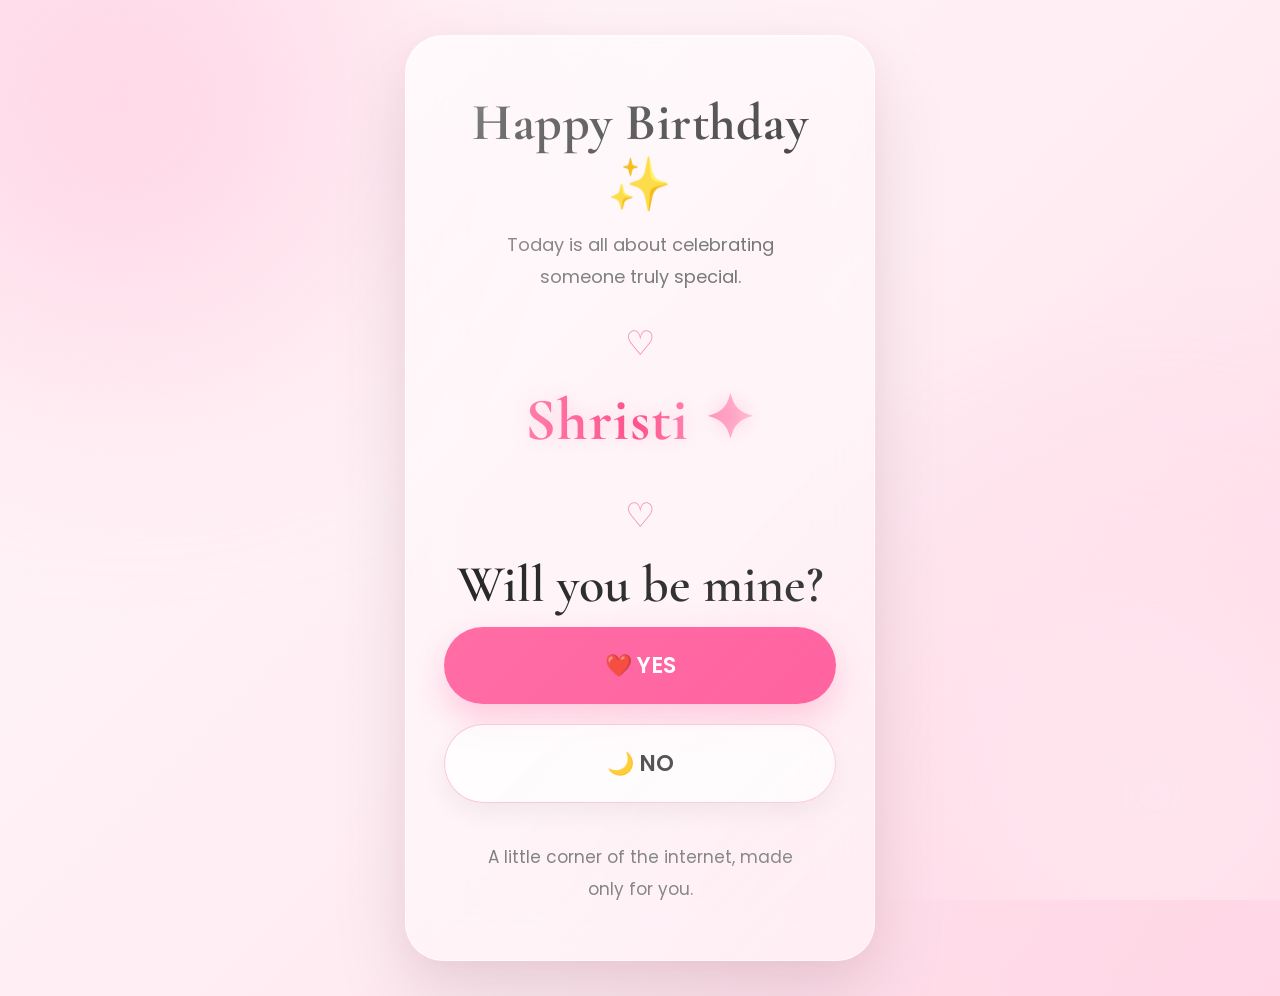
<file: index.html>
<!DOCTYPE html>
<html lang="en">

<head>

<meta charset="UTF-8">
<meta name="viewport" content="width=device-width, initial-scale=1.0">



<link rel="preconnect" href="https://fonts.googleapis.com">
<link rel="preconnect" href="https://fonts.gstatic.com" crossorigin>

<link href="https://fonts.googleapis.com/css2?family=Cormorant+Garamond:wght@500;600;700&family=Poppins:wght@300;400;500;600;700&display=swap" rel="stylesheet">

<link rel="stylesheet" href="style.css">

</head>

<body>

<div class="background"></div>

<div class="hearts"></div>

<main class="hero">

<div class="glass-card">

<div class="birthday-message">

<p class="birthday-title">
Happy Birthday ✨
</p>

<p class="birthday-text">
Today is all about celebrating
someone truly special.
</p>

</div>

<div class="heart">♡</div>

<p class="to">
<span>Shristi ✦</span>
</p>

<div class="heart">♡</div>

<h2>
Will you be mine?
</h2>

<div class="buttons">

<button id="yes">
❤️ YES
</button>

<button id="no">
🌙 NO
</button>
  </div>

<p class="footer-line">
A little corner of the internet,
made only for you.
</p>

</div>

</main>

<script src="script.js"></script>

</body>

</html>
</file>
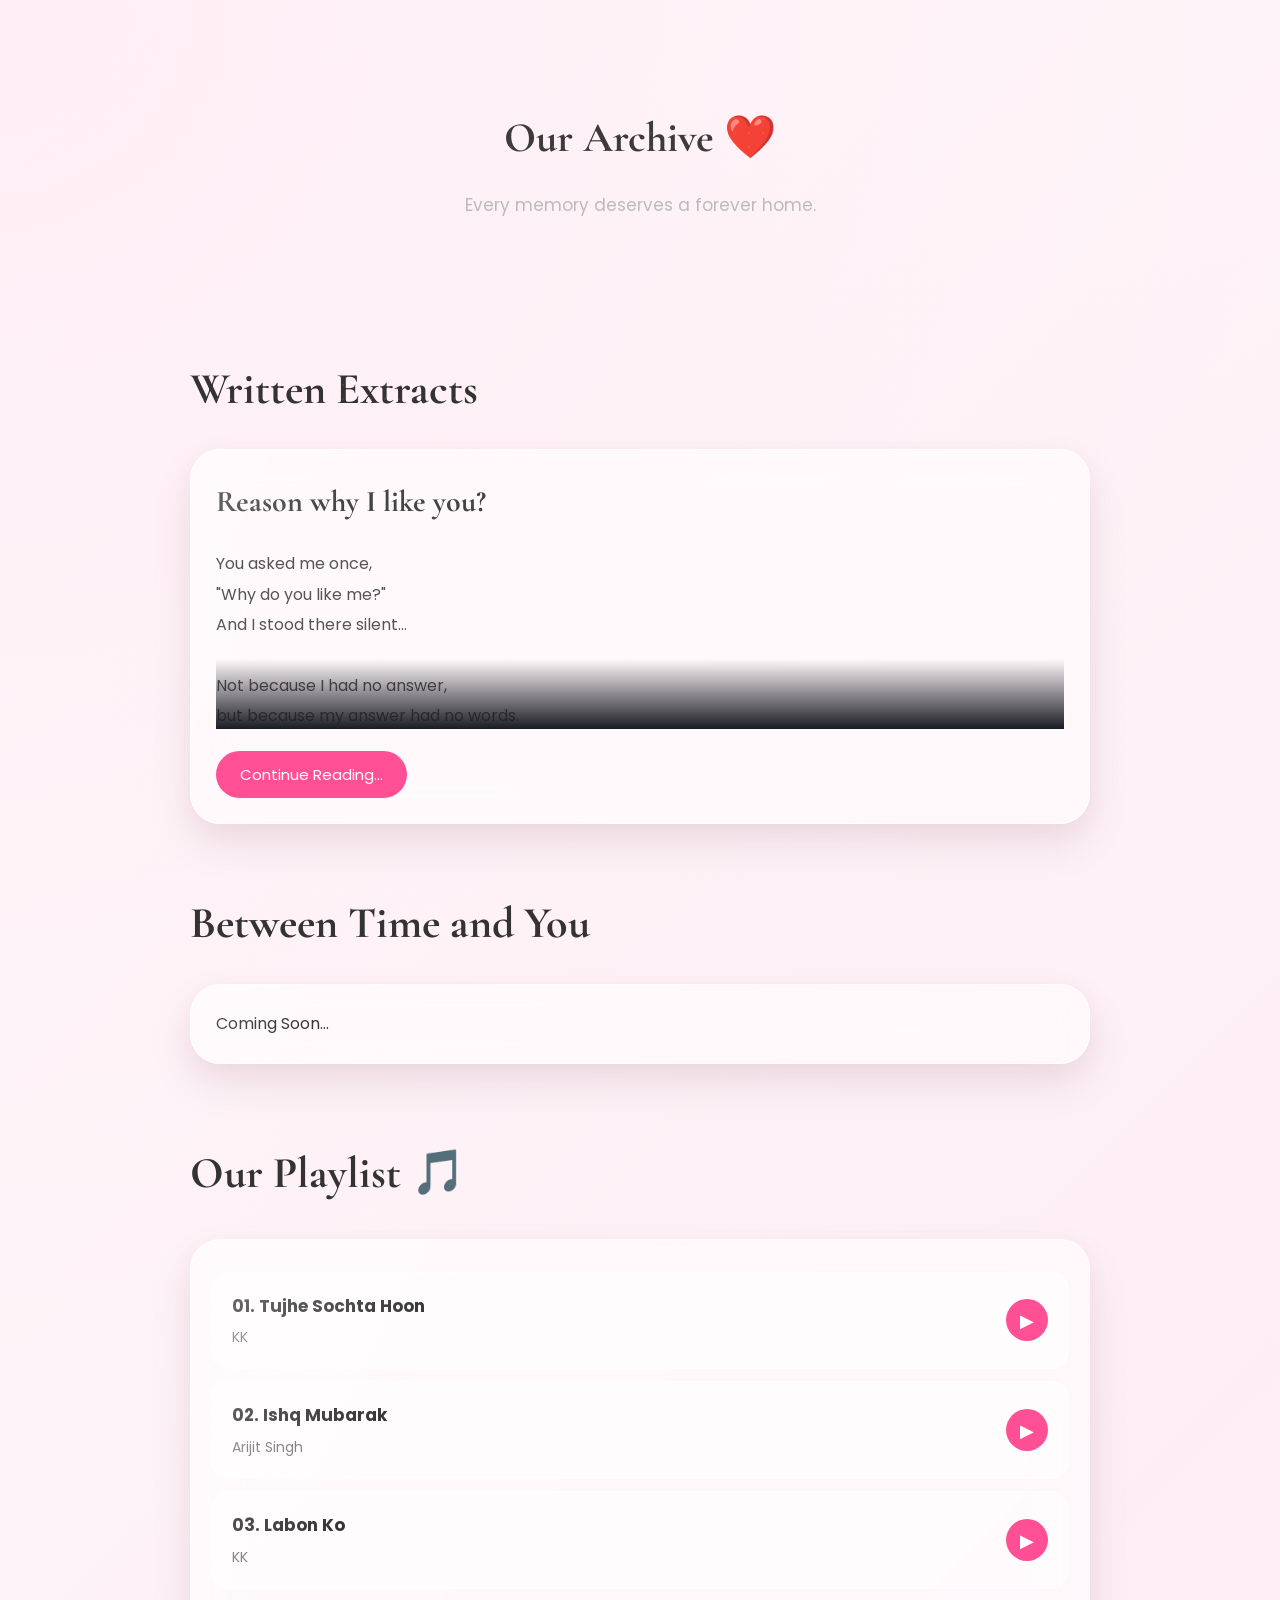
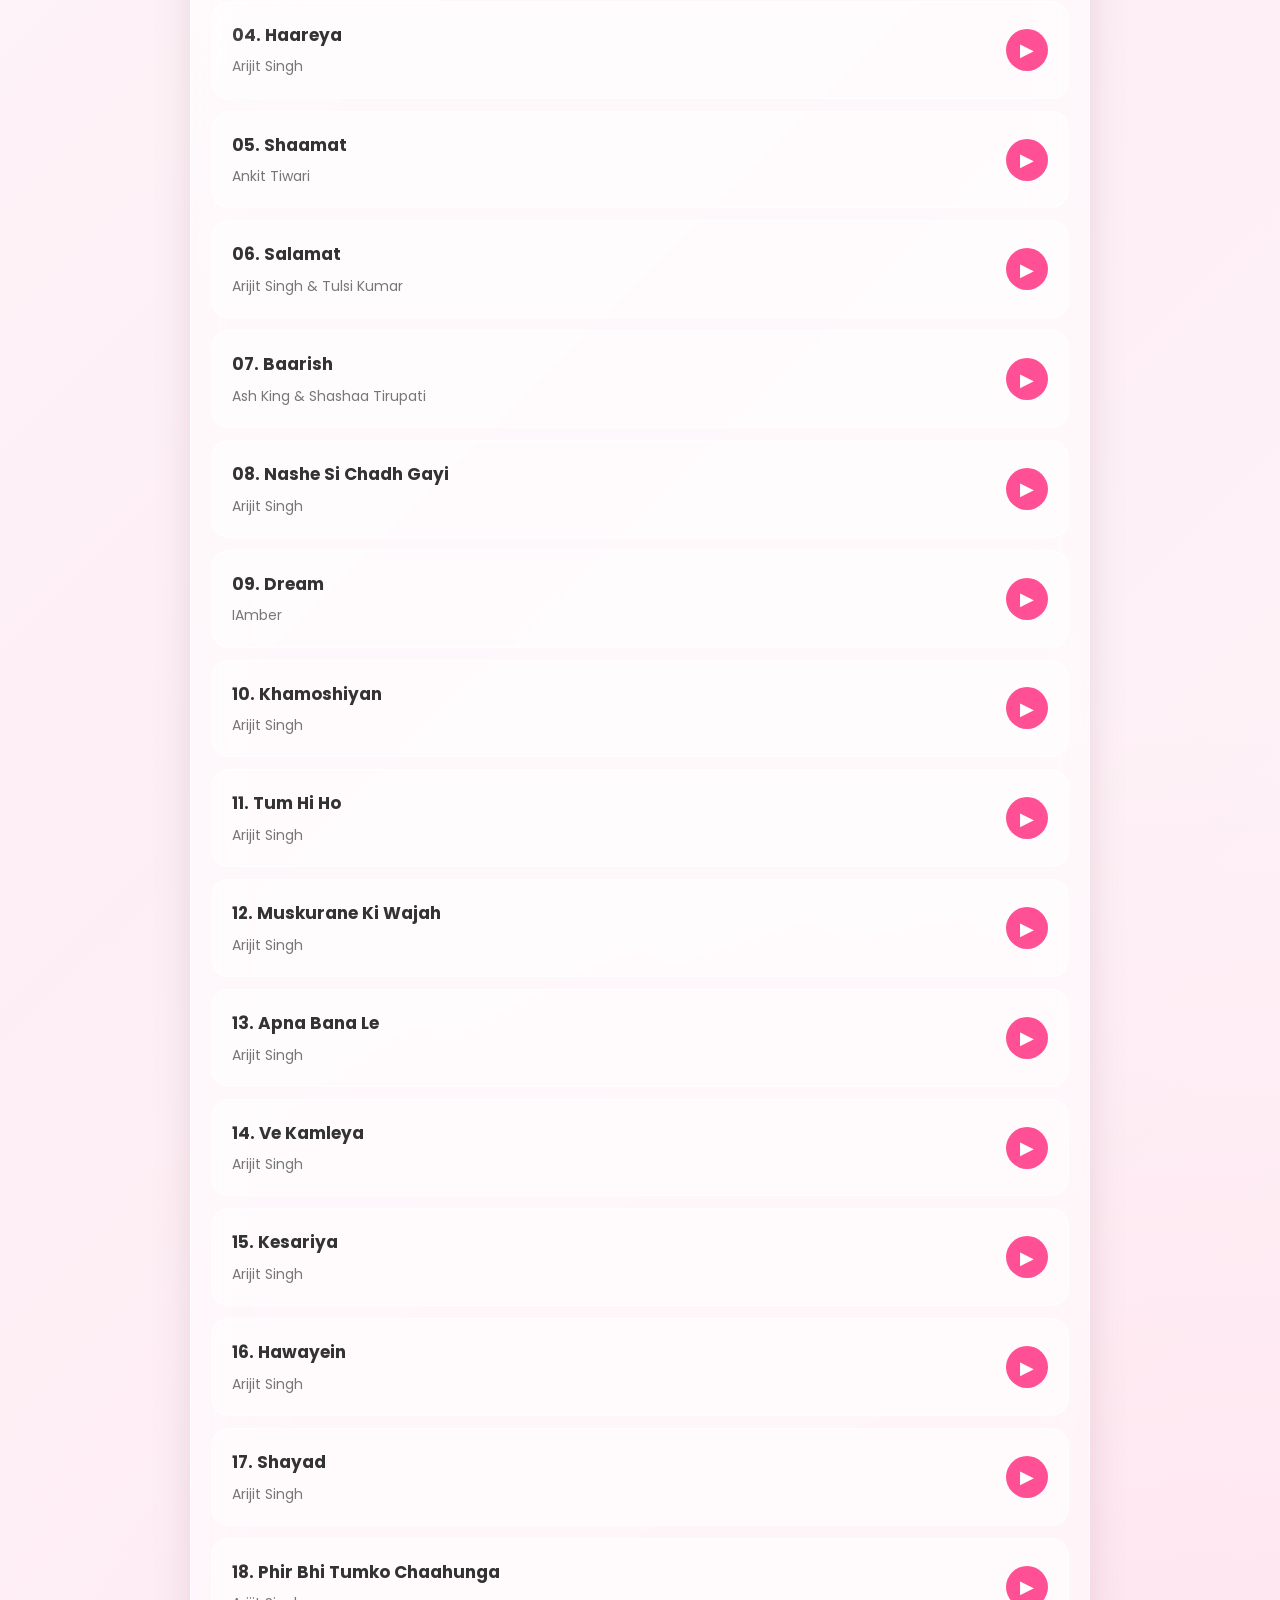
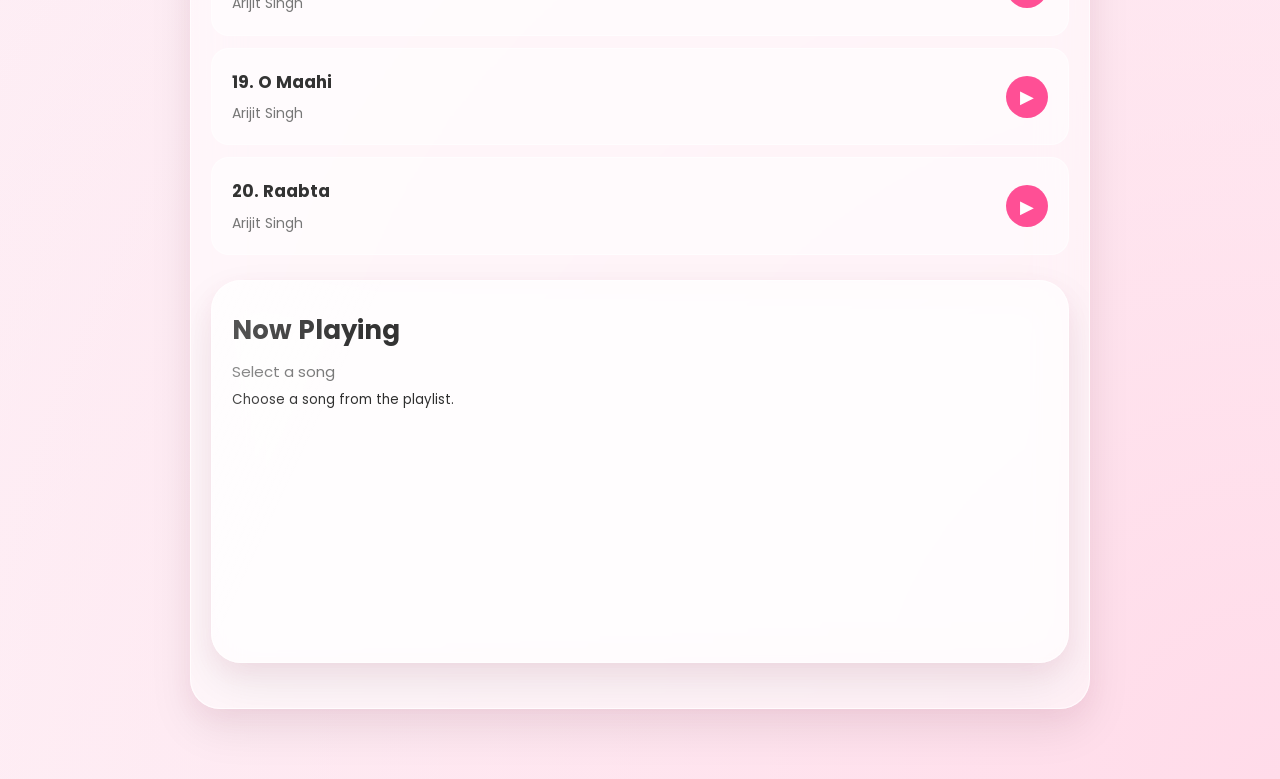
<file: archive.html>
<!DOCTYPE html>
<html lang="en">

<head>
<meta charset="UTF-8">
<meta name="viewport" content="width=device-width, initial-scale=1.0">

<title>Our Archive</title>

<link rel="stylesheet" href="archive.css">

<link rel="preconnect" href="https://fonts.googleapis.com">
<link rel="preconnect" href="https://fonts.gstatic.com" crossorigin>

<link href="https://fonts.googleapis.com/css2?family=Cormorant+Garamond:wght@500;600;700&family=Poppins:wght@300;400;500;600;700&display=swap" rel="stylesheet">

</head>

<body>

<header class="hero">

<h1 class="archive-title">
Our Archive ❤️
</h1>

<p class="archive-subtitle">
Every memory deserves a forever home.
</p>

</header>

<section class="section">

<h2>Written Extracts</h2>

<div class="card glass-card">

<h3>Reason why I like you?</h3>

<div class="poem">

<p>

You asked me once,<br>
"Why do you like me?"<br>
And I stood there silent...<br><br>

Not because I had no answer,<br>
but because my answer had no words.<br><br>

You are not a reason I can explain,<br>
you are a feeling I can't escape.<br><br>

It's strange...<br>
How, in a world so loud,<br>
your presence feels like silence—<br>
not empty,<br>
but peaceful.<br><br>

With you,<br>
I don't try to be better,<br>
I don't try to be different,<br>
I don't try at all...<br>
and still, I feel enough.<br><br>

There's something about you<br>
I can't name—<br>
like a fragrance in the air,<br>
invisible...<br>
yet impossible to ignore.<br><br>

I didn't choose you with logic,<br>
I didn't fall for a reason.<br>
I just...<br>
slowly became yours,<br>
without even realizing when.<br><br>

So if you ask me again,<br>
what I saw in you...<br><br>

I'll still smile and say...<br><br>

I never saw anything.<br>
I just felt everything.

</p>

</div>

<button class="toggle-btn"
onclick="togglePoem(this)">
Continue Reading...
</button>

</div>

</section>

<section class="section">

<h2>Between Time and You</h2>

<div class="card glass-card">

<p>
Coming Soon...
</p>

</div>

</section>

<section class="playlist-section">

<h2>Our Playlist 🎵</h2>

<div class="playlist-card">
        <div class="song" onclick="playSong(this,'VIDEO_ID_1','Tujhe Sochta Hoon','KK')">
    <div class="song-info">
        <h4>01. Tujhe Sochta Hoon</h4>
        <p>KK</p>
    </div>
    <button class="play-btn">▶</button>
        </div>
<div class="song" onclick="playSong(this,'VIDEO_ID_2','Ishq Mubarak','Arijit Singh')">
    <div class="song-info">
        <h4>02. Ishq Mubarak</h4>
        <p>Arijit Singh</p>
    </div>
    <button class="play-btn">▶</button>
</div>

<div class="song" onclick="playSong(this,'VIDEO_ID_3','Labon Ko','KK')">
    <div class="song-info">
        <h4>03. Labon Ko</h4>
        <p>KK</p>
    </div>
    <button class="play-btn">▶</button>
</div>

<div class="song" onclick="playSong(this,'VIDEO_ID_4','Haareya','Arijit Singh')">
    <div class="song-info">
        <h4>04. Haareya</h4>
        <p>Arijit Singh</p>
    </div>
    <button class="play-btn">▶</button>
</div>

<div class="song" onclick="playSong(this,'VIDEO_ID_5','Shaamat','Ankit Tiwari')">
    <div class="song-info">
        <h4>05. Shaamat</h4>
            
        <p>Ankit Tiwari</p>
    </div>
    <button class="play-btn">▶</button>
</div>
        <div class="song" onclick="playSong(this,'VIDEO_ID_6','Salamat','Arijit Singh & Tulsi Kumar')">
    <div class="song-info">
        <h4>06. Salamat</h4>
        <p>Arijit Singh & Tulsi Kumar</p>
    </div>
    <button class="play-btn">▶</button>
</div>

<div class="song" onclick="playSong(this,'VIDEO_ID_7','Baarish','Ash King & Shashaa Tirupati')">
    <div class="song-info">
        <h4>07. Baarish</h4>
        <p>Ash King & Shashaa Tirupati</p>
    </div>
    <button class="play-btn">▶</button>
</div>

<div class="song" onclick="playSong(this,'VIDEO_ID_8','Nashe Si Chadh Gayi','Arijit Singh')">
    <div class="song-info">
        <h4>08. Nashe Si Chadh Gayi</h4>
        <p>Arijit Singh</p>
    </div>
    <button class="play-btn">▶</button>
</div>

<div class="song" onclick="playSong(this,'VIDEO_ID_9','Dream','IAmber')">
    <div class="song-info">
        <h4>09. Dream</h4>
        <p>IAmber</p>
    </div>
    <button class="play-btn">▶</button>
</div>

<div class="song" onclick="playSong(this,'VIDEO_ID_10','Khamoshiyan','Arijit Singh')">
    <div class="song-info">
        <h4>10. Khamoshiyan</h4>
        <p>Arijit Singh</p>
    </div>
    <button class="play-btn">▶</button>
</div>

<div class="song" onclick="playSong(this,'VIDEO_ID_11','Tum Hi Ho','Arijit Singh')">
    <div class="song-info">
        <h4>11. Tum Hi Ho</h4>
        <p>Arijit Singh</p>
    </div>
    <button class="play-btn">▶</button>
</div>

<div class="song" onclick="playSong(this,'VIDEO_ID_12','Muskurane Ki Wajah','Arijit Singh')">
    <div class="song-info">
        <h4>12. Muskurane Ki Wajah</h4>
        <p>Arijit Singh</p>
    </div>
    <button class="play-btn">▶</button>
</div>

<div class="song" onclick="playSong(this,'VIDEO_ID_13','Apna Bana Le','Arijit Singh')">
    <div class="song-info">
        <h4>13. Apna Bana Le</h4>
        <p>Arijit Singh</p>
    </div>
    <button class="play-btn">▶</button>
</div>

<div class="song" onclick="playSong(this,'VIDEO_ID_14','Ve Kamleya','Arijit Singh')">
    <div class="song-info">
        <h4>14. Ve Kamleya</h4>
        <p>Arijit Singh</p>
    </div>
    <button class="play-btn">▶</button>
</div>

<div class="song" onclick="playSong(this,'VIDEO_ID_15','Kesariya','Arijit Singh')">
    <div class="song-info">
        <h4>15. Kesariya</h4>
        <p>Arijit Singh</p>
    </div>
    <button class="play-btn">▶</button>
</div>

<div class="song" onclick="playSong(this,'VIDEO_ID_16','Hawayein','Arijit Singh')">
    <div class="song-info">
        <h4>16. Hawayein</h4>
        <p>Arijit Singh</p>
    </div>
    <button class="play-btn">▶</button>
</div>

<div class="song" onclick="playSong(this,'VIDEO_ID_17','Shayad','Arijit Singh')">
    <div class="song-info">
        <h4>17. Shayad</h4>
        <p>Arijit Singh</p>
    </div>
    <button class="play-btn">▶</button>
</div>

<div class="song" onclick="playSong(this,'VIDEO_ID_18','Phir Bhi Tumko Chaahunga','Arijit Singh')">
    <div class="song-info">
        <h4>18. Phir Bhi Tumko Chaahunga</h4>
        <p>Arijit Singh</p>
    </div>
    <button class="play-btn">▶</button>
</div>

<div class="song" onclick="playSong(this,'VIDEO_ID_19','O Maahi','Arijit Singh')">
    <div class="song-info">
        <h4>19. O Maahi</h4>
        <p>Arijit Singh</p>
    </div>
    <button class="play-btn">▶</button>
</div>

        <div class="song" onclick="playSong(this,'VIDEO_ID_20','Raabta','Arijit Singh')">
    <div class="song-info">
        <h4>20. Raabta</h4>
        <p>Arijit Singh</p>
    </div>
    <button class="play-btn">▶</button>
</div>

<div class="now-playing">

    <h3>Now Playing</h3>

    <p id="songTitle">Select a song</p>

    <small id="artistName">Choose a song from the playlist.</small>

    <iframe
        id="ytplayer"
        width="100%"
        height="220"
        src=""
        frameborder="0"
        allow="autoplay; encrypted-media"
        allowfullscreen>
    </iframe>

</div>

</section>

<script src="archive.js"></script>

</body>
</html>
</file>
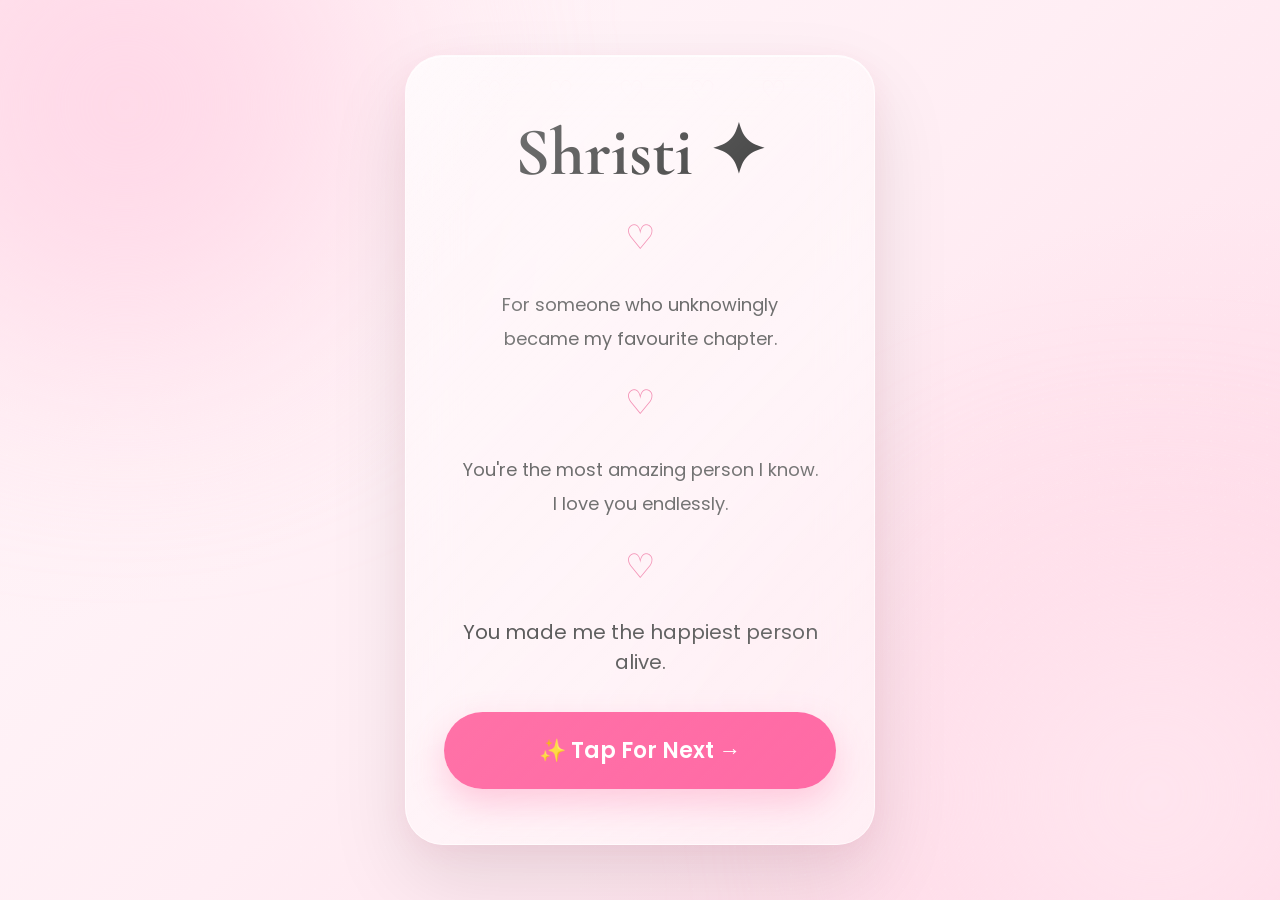
<file: yes.html>
<!DOCTYPE html>
<html lang="en">

<head>
<meta charset="UTF-8">
<meta name="viewport" content="width=device-width, initial-scale=1.0">

<title>For Shristi ✦</title>

<link rel="preconnect" href="https://fonts.googleapis.com">
<link rel="preconnect" href="https://fonts.gstatic.com" crossorigin>

<link href="https://fonts.googleapis.com/css2?family=Cormorant+Garamond:wght@500;600;700&family=Poppins:wght@300;400;500;600;700&display=swap" rel="stylesheet">

<link rel="stylesheet" href="style.css">

</head>

<body>

<div class="background"></div>

<div class="hearts"></div>

<main class="hero">

<div class="glass-card">

<h1 class="name">
Shristi ✦
</h1>

<div class="heart">♡</div>

<p class="subtitle">
For someone who unknowingly<br>
became my favourite chapter.
</p>

<div class="heart">♡</div>

<p class="subtitle">
You're the most amazing person I know.<br>
I love you endlessly.
</p>

<div class="heart">♡</div>

<p class="message">
You made me the happiest person alive.
</p>

<div class="buttons">

<button id="yes" onclick="window.location.href='archive.html'">
✨ Tap For Next →
</button>

</div>

</div>

</main>

</body>

</html>
</file>
<file: style.css>
/* =========================
   Premium Matte Theme
========================= */

*{
    margin:0;
    padding:0;
    box-sizing:border-box;
}

html{
    scroll-behavior:smooth;
}

body{
    font-family:'Poppins',sans-serif;
    min-height:100vh;
    overflow:hidden;
    color:#2b2b2b;
    display:flex;
    justify-content:center;
    align-items:center;

    background:
    radial-gradient(circle at top left,#ffe8ef 0%,transparent 40%),
    radial-gradient(circle at bottom right,#ffd6e5 0%,transparent 45%),
    linear-gradient(135deg,#fff8fb,#ffeef4,#ffdce9);

    position:relative;
}

/* Matte Texture */

body::before{
    content:"";
    position:fixed;
    inset:0;
    opacity:.08;
    pointer-events:none;

    background-image:
    radial-gradient(#ffffff 1px,transparent 1px);

    background-size:14px 14px;
}

/* Soft Glow */

.background{
    position:fixed;
    inset:0;
    overflow:hidden;
}

.background::before,
.background::after{

content:"";
position:absolute;
width:450px;
height:450px;
border-radius:50%;
filter:blur(120px);

}

.background::before{
top:-120px;
left:-100px;
background:#ffd7e7;
}

.background::after{
bottom:-120px;
right:-100px;
background:#ffe6ef;
}

/* Floating Hearts */

.hearts{
position:fixed;
inset:0;
pointer-events:none;
overflow:hidden;
}

.hearts::before{
content:"♡   ♡   ♡   ♡   ♡";
position:absolute;
top:70px;
left:50%;
transform:translateX(-50%);
font-size:30px;
letter-spacing:18px;
color:#f39ab8;
opacity:.65;
}

/* Hero */

.hero{
width:100%;
display:flex;
justify-content:center;
align-items:center;
padding:35px;
}

/* Premium Card */

.glass-card{

width:100%;
max-width:470px;

padding:55px 38px;

border-radius:38px;

background:rgba(255,255,255,.40);

backdrop-filter:blur(25px);

-webkit-backdrop-filter:blur(25px);

border:1px solid rgba(255,255,255,.65);

box-shadow:

0 35px 80px rgba(0,0,0,.10),

0 8px 25px rgba(255,170,200,.18),

inset 0 1px 0 rgba(255,255,255,.8);

text-align:center;

position:relative;

overflow:hidden;

animation:cardFade 1s ease;
}

.glass-card::before{

content:"";

position:absolute;

inset:0;

background:linear-gradient(
135deg,
rgba(255,255,255,.35),
transparent 40%,
rgba(255,255,255,.18)
);

pointer-events:none;

}

/* Animation */

@keyframes cardFade{

from{
opacity:0;
transform:translateY(35px) scale(.96);
}

to{
opacity:1;
transform:translateY(0) scale(1);
}

}
/* =========================
   Premium Typography
========================= */

.from{
    font-family:'Cormorant Garamond',serif;
    font-size:34px;
    color:#7d6d72;
    letter-spacing:8px;
    margin-bottom:6px;
}

.name{
    font-family:'Cormorant Garamond',serif;
    font-size:68px;
    font-weight:700;
    color:#454545;
    margin-bottom:18px;
}

.heart{
    font-size:34px;
    color:#f38db2;
    margin:14px 0;
    animation:floatHeart 3s ease-in-out infinite;
}

h2{
    font-family:'Cormorant Garamond',serif;
    font-size:52px;
    font-weight:600;
    line-height:1.15;
    color:#262626;
    margin:12px 0;
}

/* Shristi Highlight */

.to{
    margin-top:14px;
    margin-bottom:34px;
}

.to span{

font-family:'Cormorant Garamond',serif;

font-size:60px;

font-weight:700;

background:linear-gradient(90deg,#ff7ba8,#ff4f8d,#ffc4d9);

-webkit-background-clip:text;

-webkit-text-fill-color:transparent;

text-shadow:0 0 18px rgba(255,120,170,.30);

letter-spacing:1px;

}

/* Buttons */

.buttons{
    display:flex;
    flex-direction:column;
    gap:20px;
    margin-top:10px;
}

.buttons button{

width:100%;

padding:22px;

border:none;

border-radius:999px;

font-size:22px;

font-weight:600;

font-family:'Poppins',sans-serif;

cursor:pointer;

transition:.35s;

}

#yes{

background:linear-gradient(135deg,#ff6ba3,#ff4f95);

color:#fff;

box-shadow:

0 15px 35px rgba(255,90,150,.30);

}

#yes:hover{

transform:translateY(-4px) scale(1.02);

box-shadow:

0 22px 45px rgba(255,90,150,.42);

}

#no{

background:rgba(255,255,255,.75);

color:#444;

border:1px solid rgba(255,180,205,.8);

box-shadow:

0 10px 25px rgba(0,0,0,.06);

}

#no:hover{

transform:translateY(-3px);

}

/* Footer */

.footer-line{

margin-top:38px;

font-size:17px;

line-height:1.9;

color:#777;

max-width:320px;

margin-left:auto;

margin-right:auto;

}

/* Floating Heart */

@keyframes floatHeart{

0%,100%{
transform:translateY(0);
}

50%{
transform:translateY(-8px);
}

}
/* =========================
   Premium Effects
========================= */

/* Soft Floating Petals */

.background::before{
    animation: glowMove1 12s ease-in-out infinite alternate;
}

.background::after{
    animation: glowMove2 14s ease-in-out infinite alternate;
}

@keyframes glowMove1{
    from{
        transform:translate(0,0) scale(1);
    }
    to{
        transform:translate(60px,40px) scale(1.15);
    }
}

@keyframes glowMove2{
    from{
        transform:translate(0,0) scale(1);
    }
    to{
        transform:translate(-70px,-40px) scale(1.1);
    }
}

/* Card Hover */

.glass-card:hover{

transform:translateY(-6px);

transition:.45s ease;

box-shadow:
0 45px 90px rgba(0,0,0,.12),
0 20px 45px rgba(255,140,185,.22);

}

/* Shine Effect */

.glass-card::after{

content:"";

position:absolute;

top:-120%;

left:-40%;

width:60%;

height:250%;

background:linear-gradient(
90deg,
transparent,
rgba(255,255,255,.45),
transparent
);

transform:rotate(25deg);

animation:shine 8s linear infinite;

}

@keyframes shine{

0%{
left:-70%;
}

100%{
left:170%;
}

}

/* Buttons */

#yes:active,
#no:active{

transform:scale(.97);

}

/* Floating Hearts */

.heart:nth-of-type(1){
animation-delay:0s;
}

.heart:nth-of-type(2){
animation-delay:1.2s;
}

/* Hero Fade */

.hero{

animation:heroFade 1s ease;

}

@keyframes heroFade{

from{

opacity:0;

transform:translateY(25px);

}

to{

opacity:1;

transform:translateY(0);

}

}

/* Soft Selection */

::selection{

background:#ff72aa;

color:white;

}
/* =========================
   Responsive + Final Polish
========================= */

@media (max-width:768px){

.hero{
    padding:20px;
}

.glass-card{

    max-width:100%;
    padding:42px 24px;
    border-radius:30px;

}

.from{
    font-size:28px;
    letter-spacing:5px;
}

.name{
    font-size:54px;
}

h2{
    font-size:40px;
}

.to span{
    font-size:48px;
}

.heart{
    font-size:28px;
}

.buttons{
    gap:16px;
}

.buttons button{

    padding:18px;
    font-size:18px;

}

.footer-line{

    font-size:15px;
    line-height:1.7;

}

}

@media (max-width:430px){

.glass-card{
    padding:35px 20px;
}

.name{
    font-size:46px;
}

h2{
    font-size:34px;
}

.to span{
    font-size:42px;
}

.buttons button{
    font-size:17px;
}

}

/* Smooth */

button,
.glass-card,
.heart{
transition:all .35s ease;
}
/* ===================================
   YES PAGE
=================================== */

.container{

    width:100%;
    max-width:650px;

    padding:60px 40px;

    border-radius:38px;

    text-align:center;

    background:rgba(255,255,255,.40);

    backdrop-filter:blur(25px);

    -webkit-backdrop-filter:blur(25px);

    border:1px solid rgba(255,255,255,.65);

    box-shadow:
    0 35px 80px rgba(0,0,0,.10),
    0 10px 30px rgba(255,170,200,.18);

    animation:cardFade 1s ease;

}

.container h1{

    font-family:'Cormorant Garamond',serif;

    font-size:64px;

    line-height:1.15;

    color:#ff4f8d;

    margin-bottom:30px;

}

.subtitle{

    font-size:20px;

    color:#555;

    line-height:1.9;

    margin-bottom:28px;

}

.container button{

    margin-top:25px;

    border:none;

    border-radius:999px;

    padding:20px 45px;

    font-size:20px;

    font-weight:600;

    cursor:pointer;

    color:#fff;

    background:linear-gradient(135deg,#ff6ba3,#ff4f95);

    box-shadow:
    0 15px 35px rgba(255,90,150,.30);

    transition:.35s;

}

.container button:hover{

    transform:translateY(-4px);

    box-shadow:
    0 25px 45px rgba(255,90,150,.40);

}

@media(max-width:768px){

.container{

padding:40px 25px;

}

.container h1{

font-size:48px;

}

.subtitle{

font-size:18px;

}

}
/* ===== YES PAGE ===== */

.subtitle{
font-size:19px;
line-height:1.9;
color:#666;
margin-top:28px;
margin-bottom:18px;
text-align:center;
}

.subtitle span{
color:#ff4f95;
font-weight:600;
}

.message{
font-size:20px;
color:#555;
margin:25px 0 35px;
text-align:center;
}
/* ===== YES PAGE ===== */

.subtitle{
    font-size:18px;
    line-height:1.9;
    color:#6c6c6c;
    margin-top:25px;
    margin-bottom:20px;
    text-align:center;
}

.subtitle span{
    color:#ff4f95;
    font-weight:600;
}

.message{
    font-size:20px;
    color:#555;
    margin-bottom:35px;
    text-align:center;
}

body{
    animation:fadePage .8s ease;
}

@keyframes fadePage{
    from{
        opacity:0;
        transform:translateY(15px);
    }
    to{
        opacity:1;
        transform:translateY(0);
    }
}
/* ===== Birthday Intro ===== */

.birthday-message{
    margin-bottom:24px;
}

.birthday-title{
    font-family:'Cormorant Garamond',serif;
    font-size:52px;
    font-weight:700;
    color:#444;
    margin-bottom:12px;
    letter-spacing:.5px;
}

.birthday-text{
    font-size:18px;
    line-height:1.8;
    color:#777;
    max-width:300px;
    margin:0 auto;
    margin-bottom:8px;
}
/* =========================
      DIARY PAGE
========================= */

.diary-page{
    display:flex;
    justify-content:center;
    align-items:center;
    width:100%;
}

.paper{

    width:100%;
    max-width:460px;

    background:#f8f3ec;

    border-radius:18px;

    padding:60px 40px;

    position:relative;

    box-shadow:
    0 20px 60px rgba(0,0,0,.12);

}

/* Left diary binding */

.paper::before{

    content:"";

    position:absolute;

    left:-18px;
    top:0;

    width:18px;
    height:100%;

    border-radius:18px 0 0 18px;

    background:#d8c9b7;

}

.paper::after{

    content:"";

    position:absolute;

    left:-9px;
    top:30px;

    width:8px;
    height:8px;

    background:#9d8f80;

    border-radius:50%;

    box-shadow:
    0 60px #9d8f80,
    0 120px #9d8f80,
    0 180px #9d8f80,
    0 240px #9d8f80,
    0 300px #9d8f80;

}

.diary-name{

    font-family:'Cormorant Garamond',serif;

    font-size:54px;

    color:#3b352f;

    text-align:center;

}

.divider{

    width:90px;
    height:2px;

    background:#ccb59b;

    margin:22px auto 35px;

}

.diary-text{

    font-size:19px;

    color:#5c534b;

    line-height:2;

    text-align:center;

    margin-bottom:30px;

}

.flower{

    text-align:center;

    font-size:40px;

    color:#d2a57d;

    margin:20px 0 35px;

}

.paper button{

    width:100%;

    padding:18px;

    border:none;

    border-radius:50px;

    background:#ff5f9b;

    color:#fff;

    font-size:18px;

    font-weight:600;

    cursor:pointer;

}
</file>
<file: archive.css>
*{
margin:0;
padding:0;
box-sizing:border-box;
font-family:'Poppins',sans-serif;
}

body{
background:#0f0f12;
color:#fff;
line-height:1.8;
overflow-x:hidden;
}

.hero{
padding:90px 20px;
text-align:center;
background:linear-gradient(180deg,#1b1b22,#0f0f12);
}

.hero h1{
font-size:42px;
margin-bottom:12px;
}

.hero p{
color:#bbb;
font-size:17px;
}

.section{
width:92%;
max-width:900px;
margin:60px auto;
}

.section h2{
font-size:32px;
margin-bottom:20px;
}

.card{
background:#1b1b22;
padding:25px;
border-radius:22px;
border:1px solid rgba(255,255,255,.08);
box-shadow:0 15px 40px rgba(0,0,0,.35);
}

.card h3{
margin-bottom:20px;
font-size:24px;
}

.poem{
max-height:180px;
overflow:hidden;
transition:.6s;
position:relative;
}

.poem.open{
max-height:2500px;
}

.poem::after{
content:"";
position:absolute;
left:0;
right:0;
bottom:0;
height:70px;
background:linear-gradient(to bottom,transparent,#1b1b22);
}

.poem.open::after{
display:none;
}
  .poem p{
    margin:0;
    white-space:normal;
    line-height:1.9;
    font-size:16px;
    color:#eee;
  }
  
.toggle-btn{
margin-top:22px;
padding:12px 24px;
border:none;
border-radius:40px;
background:#ff4f95;
color:#fff;
font-size:15px;
cursor:pointer;
transition:.3s;
}

.toggle-btn:hover{
transform:translateY(-3px);
}
/* ===== PLAYLIST ===== */

.playlist-section{
width:92%;
max-width:900px;
margin:70px auto;
}

.playlist-section h2{
font-size:32px;
margin-bottom:25px;
}

.playlist-card{
background:#1b1b22;
border:1px solid rgba(255,255,255,.08);
border-radius:22px;
padding:20px;
box-shadow:0 15px 40px rgba(0,0,0,.35);
}

.song{
    display:flex;
    justify-content:space-between;
    align-items:center;
    padding:18px 20px;
    margin:12px 0;
    background:#1f1f25;
    border-radius:18px;
    transition:.3s ease;
    cursor:pointer;
    border:1px solid transparent;
}

.song:hover{
    background:#2a2a33;
    border-color:#ff4f95;
    transform:translateY(-3px);
}

.song-info h4{
    font-size:17px;
    color:#fff;
    margin-bottom:4px;
}

.song-info p{
    font-size:14px;
    color:#a7a7a7;
}

.play-btn{
    width:42px;
    height:42px;
    border:none;
    border-radius:50%;
    background:#ff4f95;
    color:#fff;
    font-size:18px;
    cursor:pointer;
    transition:.3s;
}

.play-btn:hover{
    transform:scale(1.1);
}
.now-playing{
    margin-top:25px;
    margin-bottom:25px;
    background:#1b1b22;
    border:1px solid rgba(255,255,255,.08);
    border-radius:18px;
    padding:18px 20px;
}

.now-playing span{
    color:#ff4f95;
    font-size:12px;
    letter-spacing:2px;
    font-weight:600;
}

.now-playing h3{
    margin:8px 0 4px;
    font-size:26px;
    color:#fff;
}

.now-playing p{
    color:#aaa;
    font-size:15px;
}
.player{
margin-top:30px;
border-radius:20px;
overflow:hidden;
box-shadow:0 15px 40px rgba(0,0,0,.35);
}

.player iframe{
display:block;
width:100%;
border:none;
}

/* ===== Footer ===== */

footer{
padding:40px 20px;
text-align:center;
color:#999;
font-size:15px;
}

/* ===== Mobile ===== */

@media(max-width:768px){

.hero h1{
font-size:34px;
}

.section h2,
.playlist-section h2{
font-size:28px;
}

.card,
.playlist-card{
padding:18px;
}

.song{
padding:15px;
}

.song span{
font-size:15px;
}

.player iframe{
height:220px;
}

}
/* =========================
   PREMIUM MATTE THEME
========================= */

body{
    background:
    radial-gradient(circle at top left,#ffeef5 0%,transparent 35%),
    radial-gradient(circle at bottom right,#ffdbe9 0%,transparent 40%),
    linear-gradient(135deg,#fff9fb,#fdeef5,#fff7fa);
    color:#2f2f2f;
    font-family:'Poppins',sans-serif;
}

body::before{
    content:"";
    position:fixed;
    inset:0;
    pointer-events:none;
    opacity:.08;
    background-image:
    radial-gradient(#ffffff 1px,transparent 1px);
    background-size:14px 14px;
}

.hero{
    background:transparent;
    padding:100px 20px 70px;
}

.archive-title{
    font-family:'Cormorant Garamond',serif;
    font-size:60px;
    color:#3b3b3b;
}

.archive-subtitle{
    color:#7d7d7d;
    font-size:18px;
    margin-top:14px;
}
/* ===== Premium Archive Cards ===== */

.card,
.playlist-card,
.now-playing{
    background:rgba(255,255,255,.55);
    backdrop-filter:blur(24px);
    -webkit-backdrop-filter:blur(24px);

    border:1px solid rgba(255,255,255,.65);

    box-shadow:
    0 20px 45px rgba(0,0,0,.08),
    0 8px 20px rgba(255,170,200,.15);

    border-radius:30px;
}

.section h2,
.playlist-section h2{
    font-family:'Cormorant Garamond',serif;
    font-size:44px;
    color:#333;
}

.card h3{
    font-family:'Cormorant Garamond',serif;
    font-size:30px;
    color:#444;
}

.poem p{
    color:#555;
}

.song{
    background:rgba(255,255,255,.50);
    border:1px solid rgba(255,255,255,.55);
}

.song-info h4{
    color:#333;
}

.song-info p{
    color:#777;
}

.now-playing h3{
    color:#333;
}

.now-playing p{
    color:#777;
}

footer{
    color:#777;
}
/* ===== Premium Entrance ===== */

.card,
.playlist-card,
.now-playing,
.player{
    opacity:0;
    transform:translateY(45px);
    animation:fadeUp .9s ease forwards;
}

.card{
    animation-delay:.2s;
}

.playlist-card{
    animation-delay:.45s;
}

.now-playing{
    animation-delay:.65s;
}

.player{
    animation-delay:.85s;
}

@keyframes fadeUp{

from{
    opacity:0;
    transform:translateY(45px);
}

to{
    opacity:1;
    transform:translateY(0);
}

}
/* ===== Active Song ===== */

.song.active{

background:linear-gradient(135deg,#ff95bc,#ff5d9b);

border-color:transparent;

box-shadow:
0 10px 30px rgba(255,100,160,.28);

}

.song.active h4,
.song.active p{

color:#fff;

}
/* ===== Luxury Glass Shine ===== */

.card,
.playlist-card,
.now-playing{

position:relative;
overflow:hidden;

}

.card::before,
.playlist-card::before,
.now-playing::before{

content:"";

position:absolute;

top:-120%;
left:-45%;

width:60%;
height:260%;

background:linear-gradient(
90deg,
transparent,
rgba(255,255,255,.35),
transparent
);

transform:rotate(25deg);

animation:shine 9s linear infinite;

pointer-events:none;

}

@keyframes shine{

0%{
left:-60%;
}

100%{
left:170%;
}

}
/* ===== Premium Hover ===== */

.card:hover,
.playlist-card:hover,
.now-playing:hover{

transform:translateY(-6px);

transition:.4s ease;

box-shadow:

0 28px 60px rgba(255,150,190,.20);

}
/* ===== Floating Hearts ===== */

.hearts::before{

animation:heartFloat 4s ease-in-out infinite;

}

@keyframes heartFloat{

0%,100%{
transform:translateX(-50%) translateY(0);
}

50%{
transform:translateX(-50%) translateY(-10px);
}

}
</file>
